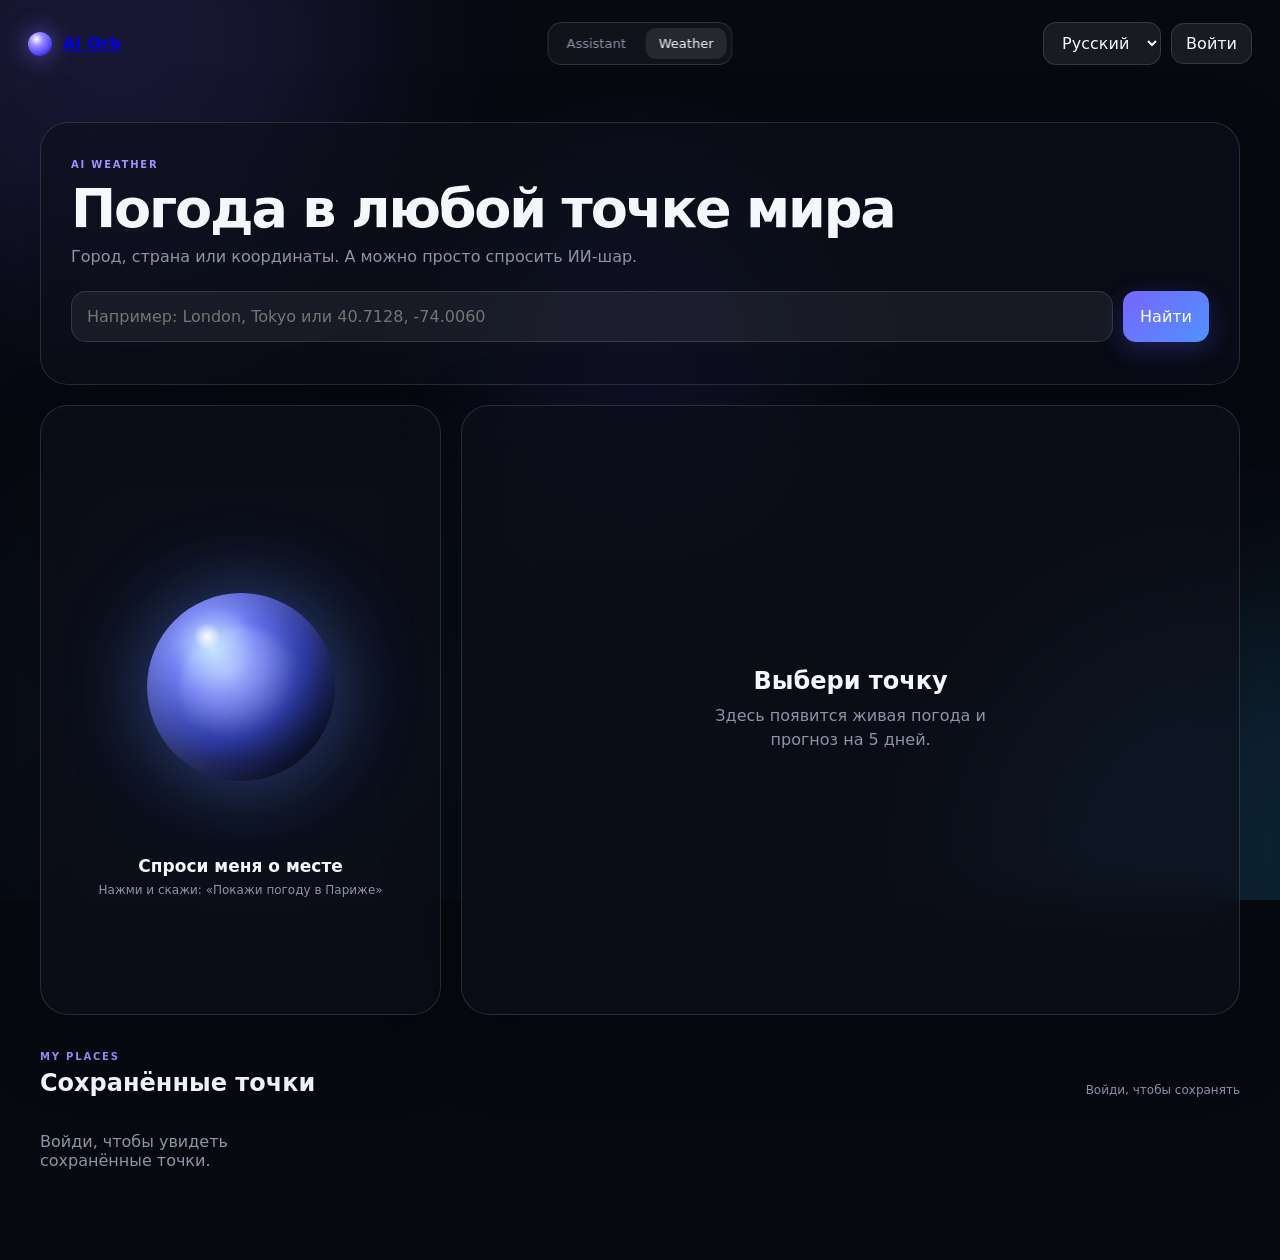
<file: weather.html>
<!doctype html>
<html lang="ru">
<head>
  <meta charset="utf-8">
  <meta name="viewport" content="width=device-width, initial-scale=1">
  <meta name="theme-color" content="#080a12">
  <title>AI Orb Weather</title>
  <style>
:root {
  --bg: #070911;
  --text: #f6f7fb;
  --muted: #8d94a8;
  --glass: rgba(255,255,255,.075);
  --border: rgba(255,255,255,.13);
  --accent: #8b7cff;
  --accent2: #57d8ff;
}

* { box-sizing: border-box; }

html, body {
  margin: 0;
  min-height: 100%;
  font-family: Inter, ui-sans-serif, system-ui, -apple-system, BlinkMacSystemFont, "Segoe UI", sans-serif;
  color: var(--text);
  background: var(--bg);
}

body {
  min-height: 100vh;
  overflow-x: hidden;
}

button, input, select { font: inherit; }

.background {
  position: fixed;
  inset: 0;
  overflow: hidden;
  pointer-events: none;
  background:
    radial-gradient(circle at 50% 38%, rgba(111, 95, 255, .13), transparent 30%),
    radial-gradient(circle at 20% 80%, rgba(43, 192, 255, .08), transparent 28%),
    #070911;
}

.glow {
  position: absolute;
  width: 38vw;
  height: 38vw;
  border-radius: 50%;
  filter: blur(90px);
  opacity: .14;
}

.glow-a { top: -16vw; left: -10vw; background: #806cff; }
.glow-b { right: -14vw; bottom: -15vw; background: #36c8ff; }

.topbar {
  position: relative;
  z-index: 5;
  display: flex;
  justify-content: space-between;
  align-items: center;
  padding: 22px 28px;
}

.brand {
  display: flex;
  align-items: center;
  gap: 11px;
  font-weight: 700;
  letter-spacing: .2px;
}

.brand-orb {
  width: 24px;
  height: 24px;
  border-radius: 50%;
  background: radial-gradient(circle at 35% 30%, white, #a18dff 28%, #5146ff 65%, #10132d);
  box-shadow: 0 0 22px rgba(126,110,255,.65);
}

.top-actions {
  display: flex;
  gap: 10px;
  align-items: center;
}

select, .glass-button {
  color: var(--text);
  background: var(--glass);
  border: 1px solid var(--border);
  border-radius: 13px;
  padding: 10px 14px;
  backdrop-filter: blur(16px);
}

select option {
  background: #111421;
}

.glass-button {
  cursor: pointer;
}

.app-shell {
  position: relative;
  z-index: 2;
  width: min(1160px, calc(100% - 32px));
  margin: 0 auto;
  display: grid;
  grid-template-columns: 1fr 1fr;
  gap: 34px;
  align-items: center;
  min-height: calc(100vh - 90px);
  padding-bottom: 40px;
}

.orb-section {
  display: flex;
  flex-direction: column;
  align-items: center;
  justify-content: center;
}

.orb-wrap {
  position: relative;
  width: min(420px, 78vw);
  aspect-ratio: 1;
  display: grid;
  place-items: center;
}

.orb-aura, .orb, .gas {
  position: absolute;
  border-radius: 50%;
}

.orb-aura {
  width: 78%;
  height: 78%;
  background: radial-gradient(circle, rgba(120, 100, 255, .34), transparent 68%);
  filter: blur(28px);
  animation: breathe 4s ease-in-out infinite;
}

.orb {
  width: 56%;
  height: 56%;
  border: 0;
  cursor: pointer;
  overflow: hidden;
  background:
    radial-gradient(circle at 34% 25%, rgba(255,255,255,.9), transparent 7%),
    radial-gradient(circle at 35% 30%, #b9a9ff 0, #7764ff 22%, #4b43db 50%, #161b4d 76%, #090b18 100%);
  box-shadow:
    inset -25px -35px 70px rgba(0,0,0,.45),
    inset 18px 10px 35px rgba(255,255,255,.17),
    0 0 80px rgba(101, 89, 255, .28),
    0 0 150px rgba(63, 181, 255, .12);
  transform: scale(var(--orb-scale, 1));
  transition: transform .08s linear, box-shadow .3s ease;
  z-index: 3;
}

.orb:hover {
  box-shadow:
    inset -25px -35px 70px rgba(0,0,0,.45),
    inset 18px 10px 35px rgba(255,255,255,.2),
    0 0 100px rgba(101, 89, 255, .4);
}

.orb-core {
  position: absolute;
  inset: 17%;
  border-radius: 50%;
  background: radial-gradient(circle at 40% 35%, rgba(255,255,255,.42), rgba(145,124,255,.15) 30%, transparent 70%);
  filter: blur(2px);
}

.orb-shine {
  position: absolute;
  width: 35%;
  height: 18%;
  left: 17%;
  top: 13%;
  border-radius: 50%;
  background: rgba(255,255,255,.16);
  transform: rotate(-25deg);
  filter: blur(8px);
}

.orb-ripple {
  position: absolute;
  inset: 0;
  border-radius: 50%;
  border: 1px solid rgba(255,255,255,.16);
  opacity: .45;
}

.gas {
  width: 43%;
  height: 43%;
  filter: blur(18px);
  opacity: .35;
  z-index: 2;
  mix-blend-mode: screen;
}

.gas-one {
  background: #8877ff;
  transform: translate(-24%, 15%);
  animation: gas1 5s ease-in-out infinite;
}

.gas-two {
  background: #4edaff;
  transform: translate(22%, -12%);
  animation: gas2 6s ease-in-out infinite;
}

.gas-three {
  background: #d66cff;
  transform: translate(2%, 25%);
  animation: gas3 7s ease-in-out infinite;
}

.status {
  margin-top: 16px;
  font-size: 17px;
  font-weight: 650;
}

.hint {
  color: var(--muted);
  font-size: 13px;
  margin-top: 7px;
}

.chat-panel {
  height: min(650px, calc(100vh - 150px));
  min-height: 460px;
  border: 1px solid var(--border);
  background: rgba(13, 16, 27, .63);
  backdrop-filter: blur(24px);
  border-radius: 26px;
  overflow: hidden;
  box-shadow: 0 25px 80px rgba(0,0,0,.25);
  display: flex;
  flex-direction: column;
}

.chat-header {
  padding: 18px 20px;
  border-bottom: 1px solid rgba(255,255,255,.08);
  display: flex;
  justify-content: space-between;
}

.chat-title { font-weight: 700; }
.chat-subtitle { margin-top: 4px; color: var(--muted); font-size: 12px; }
.connection { color: #6df5a2; }

.messages {
  flex: 1;
  overflow-y: auto;
  padding: 20px;
  display: flex;
  flex-direction: column;
  gap: 12px;
}

.empty-message {
  height: 100%;
  display: grid;
  place-items: center;
  align-content: center;
  color: var(--muted);
  gap: 10px;
}

.empty-orb {
  width: 54px;
  height: 54px;
  border-radius: 50%;
  background: radial-gradient(circle at 35% 30%, #e7e1ff, #7666ff 38%, #171b46 78%);
  box-shadow: 0 0 40px rgba(120,105,255,.3);
}

.message {
  max-width: 86%;
  padding: 12px 14px;
  border-radius: 17px;
  line-height: 1.48;
  font-size: 14px;
  white-space: pre-wrap;
}

.message.user {
  align-self: flex-end;
  background: rgba(122, 107, 255, .2);
  border: 1px solid rgba(145,133,255,.18);
}

.message.assistant {
  align-self: flex-start;
  background: rgba(255,255,255,.055);
  border: 1px solid rgba(255,255,255,.08);
}

.message img {
  display: block;
  width: min(100%, 380px);
  border-radius: 13px;
  margin-top: 10px;
}

.composer {
  display: flex;
  gap: 9px;
  padding: 14px;
  border-top: 1px solid rgba(255,255,255,.08);
}

.composer input {
  min-width: 0;
  flex: 1;
  color: var(--text);
  background: rgba(255,255,255,.055);
  border: 1px solid rgba(255,255,255,.1);
  outline: none;
  border-radius: 14px;
  padding: 12px 14px;
}

.send-button, .primary-button {
  border: 0;
  cursor: pointer;
  color: white;
  background: linear-gradient(135deg, #7766ff, #4f91ff);
  border-radius: 13px;
  padding: 0 17px;
  box-shadow: 0 8px 25px rgba(91, 82, 255, .25);
}

.modal {
  position: fixed;
  inset: 0;
  z-index: 20;
  display: grid;
  place-items: center;
}

.modal.hidden { display: none; }

.modal-backdrop {
  position: absolute;
  inset: 0;
  background: rgba(0,0,0,.6);
  backdrop-filter: blur(10px);
}

.modal-card {
  position: relative;
  width: min(410px, calc(100% - 32px));
  padding: 28px;
  border: 1px solid var(--border);
  border-radius: 24px;
  background: rgba(16, 19, 32, .94);
  box-shadow: 0 30px 100px rgba(0,0,0,.5);
}

.close-button {
  position: absolute;
  right: 15px;
  top: 12px;
  border: 0;
  background: transparent;
  color: var(--muted);
  font-size: 27px;
  cursor: pointer;
}

.modal-title { font-size: 24px; font-weight: 750; }
.modal-subtitle { color: var(--muted); font-size: 13px; }

#authForm {
  display: grid;
  gap: 10px;
  margin-top: 18px;
}

#authForm input {
  color: var(--text);
  background: rgba(255,255,255,.06);
  border: 1px solid rgba(255,255,255,.12);
  border-radius: 13px;
  padding: 13px;
  outline: none;
}

.primary-button { min-height: 44px; }

.link-button {
  width: 100%;
  margin-top: 13px;
  background: transparent;
  border: 0;
  color: #a99fff;
  cursor: pointer;
}

.auth-error {
  min-height: 20px;
  color: #ff9baf;
  font-size: 12px;
  margin-top: 8px;
}

@keyframes breathe {
  0%, 100% { transform: scale(.92); opacity: .65; }
  50% { transform: scale(1.08); opacity: 1; }
}

@keyframes gas1 {
  0%, 100% { transform: translate(-24%, 15%) scale(.9); }
  50% { transform: translate(-10%, 2%) scale(1.2); }
}

@keyframes gas2 {
  0%, 100% { transform: translate(22%, -12%) scale(1); }
  50% { transform: translate(8%, 8%) scale(.75); }
}

@keyframes gas3 {
  0%, 100% { transform: translate(2%, 25%) scale(.8); }
  50% { transform: translate(-8%, 12%) scale(1.18); }
}

@media (max-width: 850px) {
  .app-shell {
    grid-template-columns: 1fr;
    min-height: auto;
    padding-top: 20px;
  }

  .chat-panel {
    height: 520px;
    min-height: 420px;
  }

  .orb-wrap {
    width: min(360px, 82vw);
  }
}

@media (max-width: 500px) {
  .topbar { padding: 16px; }
  .brand span { display: none; }
  .app-shell { width: calc(100% - 20px); }
  .chat-panel { border-radius: 20px; }
}

/* Navigation + Weather */
.main-nav{display:flex;gap:7px;position:absolute;left:50%;transform:translateX(-50%);padding:5px;border:1px solid var(--border);background:rgba(255,255,255,.045);border-radius:14px;backdrop-filter:blur(16px)}
.main-nav a{color:var(--muted);text-decoration:none;padding:8px 13px;border-radius:10px;font-size:13px}.main-nav a.active,.main-nav a:hover{color:var(--text);background:rgba(255,255,255,.09)}
.hidden-page{display:none!important}
.weather-page{position:relative;z-index:2;width:min(1200px,calc(100% - 32px));margin:0 auto;padding:35px 0 70px}.weather-search-panel{padding:30px;border:1px solid var(--border);background:rgba(13,16,27,.6);backdrop-filter:blur(24px);border-radius:28px;box-shadow:0 25px 80px rgba(0,0,0,.2)}.eyebrow{font-size:10px;letter-spacing:.18em;color:#9c91ff;font-weight:800}.weather-hero-copy h1{font-size:clamp(30px,5vw,54px);line-height:1.03;margin:9px 0 10px;letter-spacing:-.04em}.weather-hero-copy p{margin:0;color:var(--muted)}.weather-search-row{display:flex;gap:10px;margin-top:25px}.weather-search-row input{flex:1;min-width:0;color:var(--text);background:rgba(255,255,255,.06);border:1px solid rgba(255,255,255,.12);border-radius:15px;padding:15px;outline:none}.weather-results{display:flex;flex-wrap:wrap;gap:8px;margin-top:12px}.place-result{display:flex;flex-direction:column;align-items:flex-start;gap:3px;min-width:190px;max-width:100%;padding:11px 14px;border-radius:14px;border:1px solid rgba(255,255,255,.1);background:rgba(255,255,255,.045);color:var(--text);cursor:pointer;text-align:left}.place-result:hover,.place-result.selected{border-color:rgba(151,136,255,.55);background:rgba(120,104,255,.13)}.place-result small{color:var(--muted);font-size:11px}.search-loading,.search-empty{color:var(--muted);padding:5px}.weather-main-grid{display:grid;grid-template-columns:.68fr 1.32fr;gap:20px;margin-top:20px}.weather-orb-card,.weather-card{min-height:610px;border:1px solid var(--border);border-radius:28px;overflow:hidden;background:rgba(13,16,27,.62);backdrop-filter:blur(24px);box-shadow:0 25px 80px rgba(0,0,0,.22)}.weather-orb-card{display:flex;flex-direction:column;align-items:center;justify-content:center}.weather-orb-wrap{position:relative;width:min(330px,70vw);aspect-ratio:1;display:grid;place-items:center}.weather-orb-aura{position:absolute;inset:12%;border-radius:50%;background:radial-gradient(circle,rgba(102,133,255,.34),transparent 68%);filter:blur(30px);animation:breathe 4s ease-in-out infinite}.weather-orb{position:relative;width:57%;height:57%;border-radius:50%;cursor:pointer;transform:scale(var(--weather-scale,1));transition:transform .08s linear;overflow:hidden;background:radial-gradient(circle at 32% 23%,#fff,transparent 7%),radial-gradient(circle at 35% 30%,#a9d8ff 0,#6c7cff 24%,#3b4bd0 52%,#11183f 78%,#070a18 100%);box-shadow:inset -25px -35px 70px rgba(0,0,0,.45),inset 18px 10px 35px rgba(255,255,255,.18),0 0 90px rgba(90,132,255,.32)}.weather-orb span{position:absolute;inset:18%;border-radius:50%;background:radial-gradient(circle at 40% 35%,rgba(255,255,255,.4),transparent 65%);filter:blur(3px)}.weather-orb i{position:absolute;width:35%;height:18%;left:17%;top:13%;border-radius:50%;background:rgba(255,255,255,.18);transform:rotate(-25deg);filter:blur(8px)}.weather-orb.recording{box-shadow:inset -25px -35px 70px rgba(0,0,0,.45),0 0 120px rgba(88,173,255,.65)}.weather-orb-status{font-weight:700;font-size:17px;margin-top:4px;text-align:center;padding:0 20px}.weather-orb-hint{color:var(--muted);font-size:12px;margin-top:7px;text-align:center;padding:0 30px}.weather-card{position:relative;isolation:isolate;padding:25px;overflow:hidden}.weather-scene{background:linear-gradient(180deg,#75baf5 0%,#b8ddfa 52%,#dce9f5 100%)}.weather-scene.clear-night{background:linear-gradient(180deg,#07112f,#18275a 58%,#29335c)}.weather-scene.cloudy{background:linear-gradient(180deg,#5b7999,#899baa 55%,#b6bec4)}.weather-scene.rain{background:linear-gradient(180deg,#40566d,#65798a 48%,#82909a)}.weather-scene.snow{background:linear-gradient(180deg,#718ba6,#a9b9c9 55%,#d7e1e8)}.weather-card>*:not(.sky-particles):not(.weather-sun):not(.weather-cloud):not(.weather-rain):not(.weather-snow){position:relative;z-index:4}.sky-particles,.weather-sun,.weather-cloud,.weather-rain,.weather-snow{position:absolute;inset:0;pointer-events:none}.weather-sun{width:145px;height:145px;inset:60px auto auto 60%;border-radius:50%;background:rgba(255,246,188,.75);box-shadow:0 0 70px rgba(255,235,135,.55);filter:blur(1px)}.clear-night .weather-sun{width:90px;height:90px;top:75px;background:#e7efff;box-shadow:0 0 45px rgba(205,225,255,.45)}.cloudy .weather-sun,.rain .weather-sun,.snow .weather-sun{opacity:.15}.weather-cloud{inset:auto;top:130px;width:180px;height:52px;border-radius:50px;background:rgba(255,255,255,.62);filter:blur(1px);animation:cloudMove 15s linear infinite}.weather-cloud:before,.weather-cloud:after{content:"";position:absolute;border-radius:50%;background:inherit}.weather-cloud:before{width:75px;height:75px;left:28px;bottom:5px}.weather-cloud:after{width:95px;height:95px;right:20px;bottom:0}.cloud-a{left:-50px}.cloud-b{right:-70px;top:225px;transform:scale(.72);animation-duration:21s;animation-delay:-7s}.clear-day .weather-cloud{opacity:.1}.clear-night .weather-cloud{background:rgba(157,173,211,.35);opacity:.45}.weather-rain{opacity:0;background-image:repeating-linear-gradient(105deg,transparent 0 12px,rgba(225,241,255,.52) 13px 14px,transparent 15px 28px);background-size:100px 100%;animation:rainFall .6s linear infinite}.rain .weather-rain{opacity:.6}.weather-snow{opacity:0;background-image:radial-gradient(circle,rgba(255,255,255,.85) 0 2px,transparent 3px);background-size:34px 34px;animation:snowFall 4s linear infinite}.snow .weather-snow{opacity:.75}.weather-card-top{display:flex;justify-content:space-between;gap:15px}.weather-place{font-size:29px;font-weight:800;letter-spacing:-.025em}.weather-country{font-size:12px;color:rgba(255,255,255,.72);margin-top:4px}.save-button{border:1px solid rgba(255,255,255,.3);background:rgba(255,255,255,.13);color:white;border-radius:12px;padding:9px 12px;cursor:pointer;backdrop-filter:blur(12px)}.weather-now{text-align:center;margin-top:35px}.weather-icon{font-size:54px}.weather-temp{font-size:82px;line-height:.95;font-weight:800;letter-spacing:-.06em}.weather-description{font-size:16px;text-transform:capitalize}.weather-feels{font-size:12px;color:rgba(255,255,255,.72);margin-top:5px}.weather-stats{display:grid;grid-template-columns:repeat(4,1fr);gap:8px;margin-top:30px}.weather-stats span{padding:10px 8px;border-radius:12px;background:rgba(0,0,0,.11);font-size:11px;text-align:center}.forecast-title{font-weight:750;margin-top:25px;margin-bottom:10px}.forecast-row{display:grid;grid-template-columns:repeat(5,1fr);gap:7px}.forecast-day{min-width:0;padding:10px 8px;border-radius:15px;background:rgba(255,255,255,.14);display:flex;flex-direction:column;gap:5px;align-items:center;text-align:center}.forecast-day b{font-size:11px}.forecast-icon{font-size:23px}.forecast-day strong{font-size:12px}.forecast-day small{font-size:9px;opacity:.78;white-space:nowrap;overflow:hidden;text-overflow:ellipsis;max-width:100%}.forecast-day em{font-size:8px;font-style:normal;opacity:.72}.empty-weather{display:grid;place-content:center;text-align:center;color:var(--muted)}.weather-empty-title{font-size:24px;font-weight:750;color:var(--text)}.weather-empty-text{max-width:330px;margin:9px auto 0;line-height:1.5}.loading-weather{display:grid;place-content:center;justify-items:center;gap:15px;color:var(--muted)}.loading-spinner{width:34px;height:34px;border:3px solid rgba(255,255,255,.14);border-top-color:#a89cff;border-radius:50%;animation:spin .8s linear infinite}.saved-section{margin-top:30px}.section-heading{display:flex;align-items:end;justify-content:space-between;gap:20px}.section-heading h2{margin:5px 0 0}.muted{color:var(--muted);font-size:12px}.saved-grid{display:grid;grid-template-columns:repeat(auto-fill,minmax(220px,1fr));gap:10px;margin-top:15px}.saved-place{display:flex;border:1px solid var(--border);border-radius:16px;background:rgba(255,255,255,.045);overflow:hidden}.saved-open{flex:1;border:0;background:transparent;color:var(--text);padding:15px;text-align:left;cursor:pointer;display:flex;flex-direction:column;gap:4px}.saved-open small{color:var(--muted)}.saved-delete{width:44px;border:0;border-left:1px solid rgba(255,255,255,.08);background:transparent;color:var(--muted);cursor:pointer;font-size:20px}.saved-empty{color:var(--muted);padding:20px 0}
@keyframes cloudMove{0%{margin-left:0}50%{margin-left:50px}100%{margin-left:0}}@keyframes rainFall{from{background-position:0 0}to{background-position:-40px 100px}}@keyframes snowFall{from{background-position:0 -20px}to{background-position:25px 100px}}@keyframes spin{to{transform:rotate(360deg)}}
@media(max-width:900px){.main-nav{position:static;transform:none}.weather-main-grid{grid-template-columns:1fr}.weather-orb-card{min-height:380px}.weather-card{min-height:620px}}@media(max-width:650px){.topbar{flex-wrap:wrap;gap:12px}.main-nav{order:3;width:100%;justify-content:center}.weather-page{width:calc(100% - 20px);padding-top:15px}.weather-search-panel{padding:20px;border-radius:22px}.weather-search-row{flex-direction:column}.weather-search-row .primary-button{height:46px}.weather-card{padding:18px}.weather-stats{grid-template-columns:repeat(2,1fr)}.forecast-row{overflow-x:auto;grid-template-columns:repeat(5,110px);padding-bottom:5px}.forecast-day{min-height:125px}.weather-place{font-size:23px}.weather-temp{font-size:70px}}

  </style>
</head>
<body>
  <div class="background">
    <div class="glow glow-a"></div><div class="glow glow-b"></div><div class="stars"></div>
  </div>

  <header class="topbar">
    <a class="brand" href="/" aria-label="AI Orb">
      <div class="brand-orb"></div><span>AI Orb</span>
    </a>
    <nav class="main-nav">
      <a href="/">Assistant</a>
      <a class="active" href="/weather">Weather</a>
    </nav>
    <div class="top-actions">
      <select id="language" aria-label="Language">
        <option value="ru">Русский</option>
        <option value="en">English</option>
      </select>
      <button id="authButton" class="glass-button">Войти</button>
    </div>
  </header>

  <main class="weather-page">
    <section class="weather-search-panel">
      <div class="weather-hero-copy">
        <span class="eyebrow">AI WEATHER</span>
        <h1>Погода в любой точке мира</h1>
        <p>Город, страна или координаты. А можно просто спросить ИИ-шар.</p>
      </div>
      <div class="weather-search-row">
        <input id="weatherSearch" autocomplete="off"
               placeholder="Например: London, Tokyo или 40.7128, -74.0060">
        <button id="weatherSearchButton" class="primary-button">Найти</button>
      </div>
      <div id="weatherResults" class="weather-results"></div>
    </section>

    <section class="weather-main-grid">
      <div id="weatherOrbCard" class="weather-orb-card">
        <div class="weather-orb-wrap">
          <div class="weather-orb-aura"></div>
          <div id="weatherOrb" class="weather-orb">
            <span></span><i></i>
          </div>
        </div>
        <div id="weatherOrbStatus" class="weather-orb-status">Спроси меня о месте</div>
        <div class="weather-orb-hint">Нажми и скажи: «Покажи погоду в Париже»</div>
      </div>

      <div id="weatherCard" class="weather-card empty-weather">
        <div class="weather-empty-title">Выбери точку</div>
        <div class="weather-empty-text">Здесь появится живая погода и прогноз на 5 дней.</div>
      </div>
    </section>

    <section class="saved-section">
      <div class="section-heading">
        <div><span class="eyebrow">MY PLACES</span><h2>Сохранённые точки</h2></div>
        <span id="savedHint" class="muted">Войди, чтобы сохранять</span>
      </div>
      <div id="savedLocations" class="saved-grid"></div>
    </section>
  </main>

  <div id="authModal" class="modal hidden">
    <div class="modal-backdrop"></div>
    <div class="modal-card">
      <button id="closeModal" class="close-button">×</button>
      <div class="modal-title" id="authTitle">Вход</div>
      <p class="modal-subtitle" id="authSubtitle">Войди, чтобы сохранять точки погоды.</p>
      <form id="authForm">
        <input id="email" type="email" placeholder="Email" required>
        <input id="password" type="password" placeholder="Пароль" minlength="6" required>
        <button id="authSubmit" type="submit" class="primary-button">Войти</button>
      </form>
      <button id="toggleAuth" class="link-button">Создать аккаунт</button>
      <div id="authError" class="auth-error"></div>
    </div>
  </div>

  <script>
const state={token:localStorage.getItem('ai_orb_token'),email:localStorage.getItem('ai_orb_email'),authMode:'login',recording:false,recorder:null,stream:null,audioContext:null,analyser:null,raf:null,currentWeather:null};
const $=id=>document.getElementById(id);
const language=$('language'),authButton=$('authButton'),authModal=$('authModal'),authForm=$('authForm'),authTitle=$('authTitle'),authSubtitle=$('authSubtitle'),authSubmit=$('authSubmit'),toggleAuth=$('toggleAuth'),authError=$('authError'),emailInput=$('email'),passwordInput=$('password');
const search=$('weatherSearch'),searchButton=$('weatherSearchButton'),results=$('weatherResults'),orb=$('weatherOrb'),orbStatus=$('weatherOrbStatus'),card=$('weatherCard'),saved=$('savedLocations');
function headers(json=false){const h={};if(json)h['Content-Type']='application/json';if(state.token)h.Authorization=`Bearer ${state.token}`;return h}
function esc(v){return String(v??'').replace(/[&<>"']/g,c=>({'&':'&amp;','<':'&lt;','>':'&gt;','"':'&quot;',"'":'&#039;'}[c]))}
function updateAuthUI(){authButton.textContent=state.email||'Войти';$('savedHint').textContent=state.token?'Точки сохраняются в твоём аккаунте':'Войди, чтобы сохранять'}
function openAuth(){authModal.classList.remove('hidden');authError.textContent='';emailInput.focus()} function closeAuth(){authModal.classList.add('hidden')}
authButton.onclick=()=>{if(state.token){localStorage.removeItem('ai_orb_token');localStorage.removeItem('ai_orb_email');state.token=state.email=null;updateAuthUI();loadSavedLocations()}else openAuth()};
$('closeModal').onclick=closeAuth;document.querySelector('.modal-backdrop').onclick=closeAuth;
toggleAuth.onclick=()=>{state.authMode=state.authMode==='login'?'register':'login';const r=state.authMode==='register';authTitle.textContent=r?'Регистрация':'Вход';authSubtitle.textContent=r?'Создай аккаунт для сохранения точек погоды.':'Войди, чтобы сохранять точки погоды.';authSubmit.textContent=r?'Создать аккаунт':'Войти';toggleAuth.textContent=r?'У меня уже есть аккаунт':'Создать аккаунт';authError.textContent=''};
authForm.onsubmit=async e=>{e.preventDefault();authError.textContent='Подожди…';try{const r=await fetch(state.authMode==='register'?'/api/auth/register':'/api/auth/login',{method:'POST',headers:{'Content-Type':'application/json'},body:JSON.stringify({email:emailInput.value.trim(),password:passwordInput.value})});const d=await r.json();if(!r.ok)throw Error(d.error||'Ошибка авторизации');state.token=d.token;state.email=d.email;localStorage.setItem('ai_orb_token',state.token);localStorage.setItem('ai_orb_email',state.email);updateAuthUI();closeAuth();passwordInput.value='';loadSavedLocations()}catch(e){authError.textContent=e.message}};
function showResults(items){if(!items.length){results.innerHTML='<div class="search-empty">Ничего не найдено.</div>';return}results.innerHTML=items.map((p,i)=>`<button class="place-result" data-i="${i}"><strong>${esc(p.name||p.city||'Точка')}</strong><small>${esc([p.state,p.country].filter(Boolean).join(', '))}</small><small>${Number(p.lat).toFixed(4)}, ${Number(p.lon).toFixed(4)}</small></button>`).join('');results.querySelectorAll('.place-result').forEach(b=>b.onclick=()=>{const p=items[+b.dataset.i];loadWeather(p.lat,p.lon,p.name||p.city,p.country);results.innerHTML=''})}
async function searchWeather(){const q=search.value.trim();if(!q)return;searchButton.disabled=true;results.innerHTML='<div class="search-loading">Ищу…</div>';try{const r=await fetch('/api/weather/search?q='+encodeURIComponent(q),{headers:headers()});const d=await r.json();if(!r.ok)throw Error(d.error||'Ошибка поиска');showResults(d.places||[])}catch(e){results.innerHTML=`<div class="search-empty">${esc(e.message)}</div>`}finally{searchButton.disabled=false}}
searchButton.onclick=searchWeather;search.onkeydown=e=>{if(e.key==='Enter')searchWeather()};
function icon(x,night=false){x=String(x||'').toLowerCase();if(x.includes('snow')||x.includes('снег'))return'❄️';if(x.includes('rain')||x.includes('дожд')||x.includes('drizzle'))return'🌧️';if(x.includes('thunder')||x.includes('гроза'))return'⛈️';if(x.includes('cloud')||x.includes('облач'))return'☁️';if(x.includes('mist')||x.includes('fog')||x.includes('туман'))return'🌫️';return night?'🌙':'☀️'}
function scene(w){const x=String(w.description||w.condition||'').toLowerCase();if(x.includes('snow')||x.includes('снег'))return'snow';if(x.includes('rain')||x.includes('дожд')||x.includes('drizzle'))return'rain';if(x.includes('cloud')||x.includes('облач'))return'cloudy';return w.is_night?'clear-night':'clear-day'}
function renderWeather(d){const c=d.current||{}, w=d.weather||{};const f=d.forecast||[];const loc=d.location||{};const name=d.name||loc.name||'';const country=d.country||loc.country||'';const temp=c.temp,feels=c.feels_like,desc=c.description||c.weather?.[0]?.description||w.description||'',condition=c.main||c.weather?.[0]?.main||w.main||desc;const lat=d.lat??loc.lat,lon=d.lon??loc.lon;state.currentWeather={name,country,lat,lon};const cl=scene({description:condition,is_night:c.is_night});card.className=`weather-card weather-scene ${cl}`;card.innerHTML=`<div class="sky-particles"></div><div class="weather-sun"></div><div class="weather-cloud cloud-a"></div><div class="weather-cloud cloud-b"></div><div class="weather-rain"></div><div class="weather-snow"></div><div class="weather-card-top"><div><div class="weather-place">${esc(name)}</div><div class="weather-country">${esc(country)}</div></div><button class="save-button" id="saveWeatherButton">☆ Сохранить</button></div><div class="weather-now"><div class="weather-icon">${icon(condition,c.is_night)}</div><div class="weather-temp">${temp!=null?Math.round(temp)+'°':'—'}</div><div class="weather-description">${esc(desc)}</div><div class="weather-feels">Ощущается как ${feels!=null?Math.round(feels)+'°':'—'}</div></div><div class="weather-stats"><span>💧 Влажность<br><b>${c.humidity??'—'}%</b></span><span>💨 Ветер<br><b>${c.wind_speed??'—'}</b></span><span>🧭 Давление<br><b>${c.pressure??'—'}</b></span><span>📍 Коорд.<br><b>${Number(lat).toFixed(2)}, ${Number(lon).toFixed(2)}</b></span></div><div class="forecast-title">Прогноз</div><div class="forecast-row">${f.slice(0,5).map(x=>`<div class="forecast-day"><b>${esc(x.date||'')}</b><div class="forecast-icon">${icon(x.description||x.main)}</div><strong>${x.temp!=null?Math.round(x.temp)+'°':(x.temp_max!=null?Math.round(x.temp_max)+'°':'—')}</strong><small>${esc(x.description||x.main||'')}</small>${x.temp_min!=null?`<em>мин ${Math.round(x.temp_min)}°</em>`:''}</div>`).join('')}</div>`;$('saveWeatherButton').onclick=saveCurrentLocation;orbStatus.textContent=`Погода: ${name||'точка'}`}
async function loadWeather(lat,lon,name='',country=''){card.className='weather-card loading-weather';card.innerHTML='<div class="loading-spinner"></div><div>Загружаю погоду…</div>';try{const r=await fetch(`/api/weather?lat=${encodeURIComponent(lat)}&lon=${encodeURIComponent(lon)}&lang=${encodeURIComponent(language.value)}`);const d=await r.json();if(!r.ok)throw Error(d.error||'Не удалось получить погоду');if(name&&!d.name)d.name=name;if(country&&!d.country)d.country=country;renderWeather(d)}catch(e){card.className='weather-card empty-weather';card.innerHTML=`<div class="weather-empty-title">Ошибка</div><div class="weather-empty-text">${esc(e.message)}</div>`;orbStatus.textContent='Ошибка'}}
async function loadSavedLocations(){if(!state.token){saved.innerHTML='<div class="saved-empty">Войди, чтобы увидеть сохранённые точки.</div>';return}try{const r=await fetch('/api/weather/saved',{headers:headers()});const d=await r.json();if(!r.ok)throw Error(d.error||'Не удалось загрузить точки');const a=d.locations||[];if(!a.length){saved.innerHTML='<div class="saved-empty">Пока нет сохранённых мест.</div>';return}saved.innerHTML=a.map((p,i)=>`<div class="saved-place"><button class="saved-open" data-i="${i}"><strong>${esc(p.name)}</strong><small>${esc(p.country||'')}</small></button><button class="saved-delete" data-i="${i}">×</button></div>`).join('');saved.querySelectorAll('.saved-open').forEach(b=>b.onclick=()=>{const p=a[+b.dataset.i];loadWeather(p.lat,p.lon,p.name,p.country)});saved.querySelectorAll('.saved-delete').forEach(b=>b.onclick=()=>deleteSavedLocation(a[+b.dataset.i]))}catch(e){saved.innerHTML=`<div class="saved-empty">${esc(e.message)}</div>`}}
async function saveCurrentLocation(){if(!state.token){openAuth();return}const p=state.currentWeather;if(!p)return;try{const r=await fetch('/api/weather/saved',{method:'POST',headers:headers(true),body:JSON.stringify(p)});const d=await r.json();if(!r.ok)throw Error(d.error||'Не удалось сохранить');await loadSavedLocations();$('saveWeatherButton').textContent='✓ Сохранено'}catch(e){alert(e.message)}}
async function deleteSavedLocation(p){const id=p._id||p.id;if(!id)return;try{const r=await fetch('/api/weather/saved/'+encodeURIComponent(id),{method:'DELETE',headers:headers()});const d=await r.json();if(!r.ok)throw Error(d.error||'Не удалось удалить');loadSavedLocations()}catch(e){alert(e.message)}}
async function askAI(text){if(!text)return;orbStatus.textContent='Разбираю запрос…';try{const r=await fetch('/api/weather/ai',{method:'POST',headers:headers(true),body:JSON.stringify({text,language:language.value})});const d=await r.json();if(!r.ok)throw Error(d.error||'Ошибка ИИ');if(d.weather){renderWeather(d.weather)}else if(d.places?.length){const p=d.places[0];await loadWeather(p.lat,p.lon,p.name,p.country);if(d.places.length>1)showResults(d.places)}else if(d.answer){orbStatus.textContent=d.answer}}catch(e){orbStatus.textContent='Ошибка: '+e.message}}
async function startRecording(){if(state.recording)return;try{state.stream=await navigator.mediaDevices.getUserMedia({audio:true});const mime=MediaRecorder.isTypeSupported('audio/webm;codecs=opus')?'audio/webm;codecs=opus':'audio/webm';state.recorder=new MediaRecorder(state.stream,{mimeType:mime});const chunks=[];state.recorder.ondataavailable=e=>e.data.size&&chunks.push(e.data);state.recorder.onstop=async()=>{state.recording=false;orb.classList.remove('recording');state.stream.getTracks().forEach(t=>t.stop());const blob=new Blob(chunks,{type:mime});if(blob.size<1000){orbStatus.textContent='Я не услышал речь';return}orbStatus.textContent='Распознаю…';try{const fd=new FormData();fd.append('audio',blob,'weather.webm');fd.append('language',language.value);const r=await fetch('/api/weather/voice',{method:'POST',headers:state.token?{Authorization:`Bearer ${state.token}`}:{},body:fd});const d=await r.json();if(!r.ok)throw Error(d.error||'Ошибка распознавания');await askAI(d.transcript||d.text||'')}catch(e){orbStatus.textContent='Ошибка: '+e.message}};state.recording=true;state.recorder.start();orb.classList.add('recording');orbStatus.textContent='Говори…'}catch(e){orbStatus.textContent='Ошибка микрофона: '+e.message}}
function stopRecording(){if(state.recording&&state.recorder?.state!=='inactive')state.recorder.stop()}
orb.onclick=()=>state.recording?stopRecording():startRecording();
updateAuthUI();loadSavedLocations();
</script>
</body>
</html>
</file>
